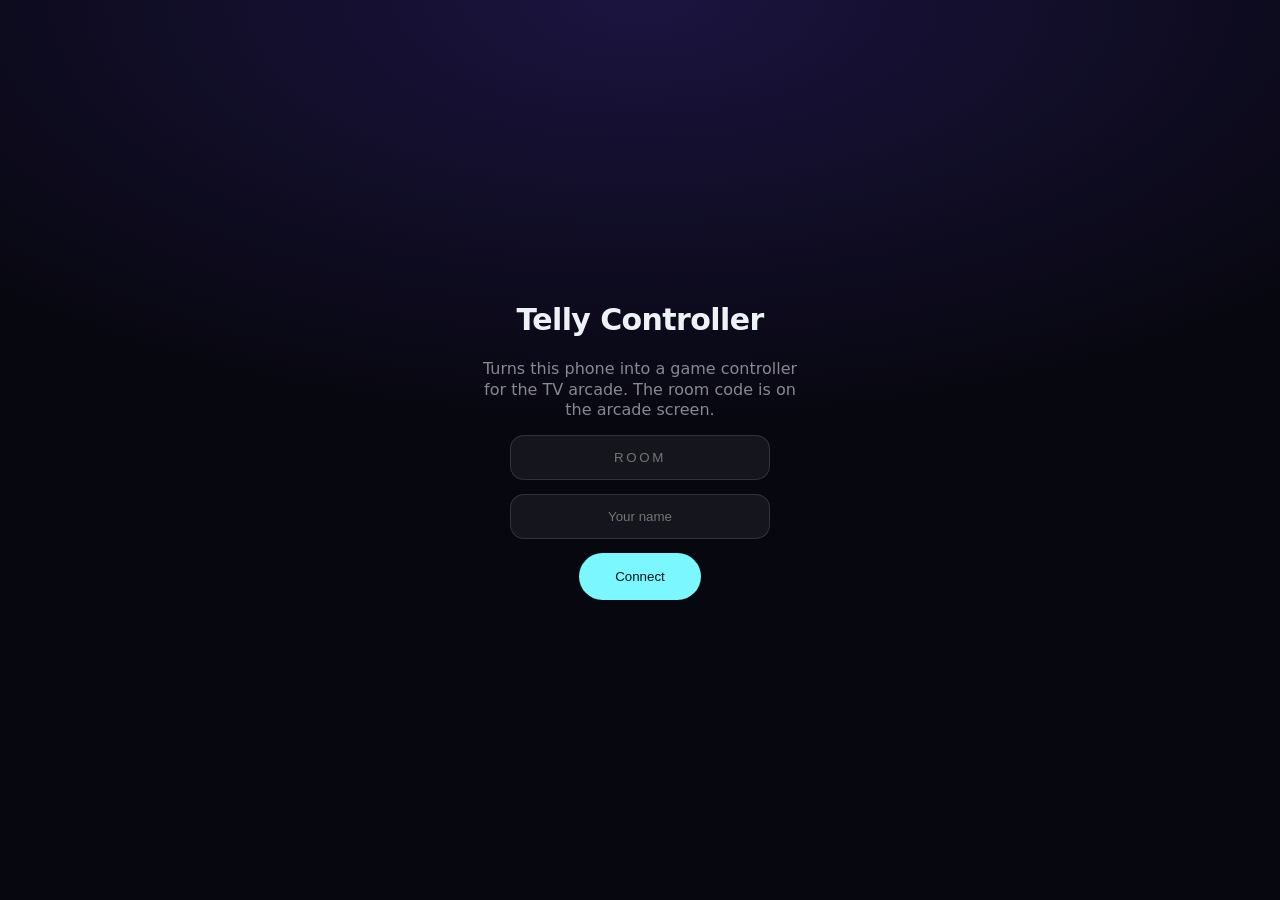
<file: index.html>
<!DOCTYPE html>
<html lang="en-AU">
<head>
<meta charset="utf-8">
<meta name="viewport" content="width=device-width, initial-scale=1, maximum-scale=1, user-scalable=no, viewport-fit=cover">
<meta name="apple-mobile-web-app-capable" content="yes">
<meta name="theme-color" content="#07070f">
<title>Telly Controller</title>
<style>
:root { --bg: #07070f; --fg: #eef2f7; --dim: rgba(238,242,247,.55); --line: rgba(255,255,255,.12); --pc: #7af7ff; }
* { box-sizing: border-box; -webkit-tap-highlight-color: transparent; -webkit-user-select: none; user-select: none; -webkit-touch-callout: none; }
html, body { margin: 0; height: 100%; background: var(--bg); color: var(--fg); font: 16px/1.3 -apple-system, system-ui, "Segoe UI", Roboto, sans-serif; overflow: hidden; touch-action: none; }
body { background: radial-gradient(120% 80% at 50% 0%, #1b1440 0%, #07070f 60%); }
#join { position: fixed; inset: 0; display: flex; flex-direction: column; align-items: center; justify-content: center; padding: 24px; gap: 14px; text-align: center; }
#join h1 { margin: 0 0 6px; font-size: 30px; letter-spacing: -.02em; }
#join p { margin: 0; color: var(--dim); max-width: 320px; }
#join input { width: 260px; max-width: 100%; font: 600 22px/1 inherit; text-align: center; padding: 14px; border-radius: 14px; border: 1px solid var(--line); background: rgba(255,255,255,.06); color: var(--fg); text-transform: uppercase; letter-spacing: .2em; }
#join input#name { text-transform: none; letter-spacing: 0; }
#join button { font: 700 18px/1 inherit; padding: 16px 36px; border-radius: 999px; border: 0; background: var(--pc); color: #04121a; }
#pad { position: fixed; inset: 0; display: none; }
#bar { position: absolute; left: 0; right: 0; top: 0; padding: max(10px, env(safe-area-inset-top)) 16px 0; display: flex; align-items: center; gap: 10px; }
#bar .st { flex: 1; font-size: 13px; color: var(--dim); white-space: nowrap; overflow: hidden; text-overflow: ellipsis; }
#bar .st i { display: inline-block; width: 8px; height: 8px; border-radius: 50%; background: #f5b84a; margin-right: 6px; }
#bar .st.ok i { background: #57f0a0; }
.sm { font: 700 13px/1 inherit; letter-spacing: .08em; color: var(--fg); background: rgba(255,255,255,.08); border: 1px solid var(--line); border-radius: 999px; padding: 10px 14px; }
.sm.on, .b.on { background: var(--pc); color: #04121a; transform: scale(.94); }
#dpad { position: absolute; left: max(18px, env(safe-area-inset-left)); bottom: max(22px, env(safe-area-inset-bottom)); width: 46vmin; height: 46vmin; max-width: 260px; max-height: 260px; }
#dpad .d { position: absolute; width: 36%; height: 36%; border-radius: 18px; background: rgba(255,255,255,.08); border: 1px solid var(--line); display: flex; align-items: center; justify-content: center; font-size: 26px; color: var(--dim); }
#dpad .d.on { background: var(--pc); color: #04121a; }
#dU { left: 32%; top: 0; } #dD { left: 32%; bottom: 0; } #dL { left: 0; top: 32%; } #dR { right: 0; top: 32%; }
#btns { position: absolute; right: max(18px, env(safe-area-inset-right)); bottom: max(22px, env(safe-area-inset-bottom)); width: 46vmin; height: 46vmin; max-width: 260px; max-height: 260px; }
.b { position: absolute; width: 38%; height: 38%; border-radius: 50%; display: flex; flex-direction: column; align-items: center; justify-content: center; font: 800 26px/1 inherit; border: 2px solid; background: rgba(255,255,255,.04); }
.b small { font: 600 10px/1.1 inherit; letter-spacing: .06em; opacity: .7; margin-top: 3px; }
#bA { left: 31%; bottom: 0; color: #57f0a0; border-color: #57f0a0; } #bB { right: 0; top: 31%; color: #ff5c8a; border-color: #ff5c8a; }
#bX { left: 0; top: 31%; color: #5ec8ff; border-color: #5ec8ff; } #bY { left: 31%; top: 0; color: #ffc94a; border-color: #ffc94a; }
.b.on { border-color: transparent; }
.b.big { width: 50%; height: 50%; font-size: 22px; letter-spacing: .04em; box-shadow: 0 0 24px currentColor inset; }
#bX.big { left: -8%; top: 25%; }
/* quiz show: four big answer buttons, same colours as on the TV */
#qz4 { display: none; position: absolute; left: max(14px, env(safe-area-inset-left)); right: max(14px, env(safe-area-inset-right)); top: 64px; bottom: max(16px, env(safe-area-inset-bottom)); }
#pad.quiz #dpad, #pad.quiz #btns, #pad.quiz #mid, #pad.quiz .sm[data-a="LB"] { display: none; } #pad.quiz #qz4 { display: grid; grid-template-columns: 1fr 1fr; grid-template-rows: 1fr 1fr; gap: 14px; }
#qz4 .q { border-radius: 26px; display: flex; align-items: center; justify-content: center; font-size: 76px; font-weight: 900; line-height: 1; color: #06121a; box-shadow: inset 0 -10px 0 rgba(0,0,0,.22); }
#qz4 .q.on { transform: scale(.95); box-shadow: inset 0 0 0 6px #fff, 0 0 40px currentColor; filter: brightness(1.2); }
#qA { background: #25d98f; } #qB { background: #ff3d6e; } #qC { background: #3d8bff; } #qD { background: #ffb52e; }
@media (orientation: portrait) { #pad.quiz #qz4 { grid-template-columns: 1fr; grid-template-rows: repeat(4, 1fr); } }
#mid { position: absolute; left: 50%; top: 50%; transform: translate(-50%, -50%); display: flex; flex-direction: column; gap: 10px; align-items: center; }
#me { font-size: 13px; color: var(--dim); text-align: center; }
#me b { display: block; font-size: 20px; color: var(--pc); }
@media (orientation: portrait) {
  #dpad { bottom: auto; top: 34%; left: 50%; transform: translateX(-50%); width: 62vw; height: 62vw; }
  #btns { width: 62vw; height: 62vw; right: 50%; transform: translateX(50%); }
  #mid { top: 20%; }
}
</style>
</head>
<body>
<div id="join">
  <h1>Telly Controller</h1>
  <p>Turns this phone into a game controller for the TV arcade. The room code is on the arcade screen.</p>
  <input id="room" maxlength="4" placeholder="ROOM" autocomplete="off" autocapitalize="characters">
  <input id="name" maxlength="12" placeholder="Your name" autocomplete="off">
  <button id="go">Connect</button>
</div>
<div id="pad">
  <div id="bar"><span class="st" id="st"><i></i>Connecting…</span><span class="sm" data-a="LB">HOLD</span><span class="sm" data-a="START">PAUSE</span><span class="sm" data-a="BACK">BACK</span></div>
  <div id="mid"><div id="me"></div></div>
  <div id="dpad"><div class="d" id="dU" data-a="U">▲</div><div class="d" id="dL" data-a="L">◀</div><div class="d" id="dR" data-a="R">▶</div><div class="d" id="dD" data-a="D">▼</div></div>
  <div id="qz4"><div class="q" id="qA" data-a="A">A</div><div class="q" id="qB" data-a="B">B</div><div class="q" id="qC" data-a="X">C</div><div class="q" id="qD" data-a="Y">D</div></div>
  <div id="btns"><div class="b" id="bY" data-a="Y">Y<small>POWER</small></div><div class="b" id="bX" data-a="X">X</div><div class="b" id="bB" data-a="B">B</div><div class="b" id="bA" data-a="A">A<small>OK</small></div></div>
</div>
<script>
(function () {
  var bq = /[?&]b=([^&]+)/.exec(location.search), BROKER = bq ? decodeURIComponent(bq[1]) : 'wss://broker.hivemq.com:8884/mqtt';
  var $ = function (id) { return document.getElementById(id); };
  function get(k) { try { return localStorage.getItem(k) || ''; } catch (e) { return ''; } }
  function put(k, v) { try { localStorage.setItem(k, v); } catch (e) { } }
  var id = get('tc.id') || ('p' + Math.random().toString(36).slice(2, 10)); put('tc.id', id);
  var q = /[?&]r=([A-Za-z0-9]{4})/.exec(location.search), room = (q ? q[1] : get('tc.room')).toUpperCase(), name = get('tc.name');
  // The TV's secret key comes in the QR link after the # (browsers never send that part anywhere). Every press is
  // signed with it, so nobody else on the public broker can pretend to be this phone. Typed a code instead? It still
  // works, the TV just asks each time.
  var kq = /[#&]k=([A-Za-z0-9]{12,40})/.exec(location.hash || '');
  if (kq && room) { put('tc.k.' + room, kq[1]); try { history.replaceState(null, '', location.pathname + location.search); } catch (e) { } }
  var lastQ = 0;
  $('room').value = room; $('name').value = name;
  var ws = null, live = false, heard = 0, retry = 0;
  // tiny MQTT 3.1.1 client, QoS 0
  function utf8(s) { return Array.prototype.slice.call(new TextEncoder().encode(s)); }
  function str(s) { var b = utf8(s); return [b.length >> 8, b.length & 255].concat(b); }
  function len(n) { var o = []; do { var d = n % 128; n = Math.floor(n / 128); if (n > 0) d |= 128; o.push(d); } while (n > 0); return o; }
  function pkt(t, body) { return new Uint8Array([t].concat(len(body.length)).concat(body)); }
  function send(u) { if (ws && ws.readyState === 1) ws.send(u); }
  function pub(obj) {
    obj.id = id; if (obj.a === 'HI') obj.n = name;   // the name only goes with the hello, not with every press
    var key = get('tc.k.' + room);
    if (key) { obj.q = lastQ = Math.max(lastQ + 1, Date.now()); obj.h = hmacHex(key, [obj.id, obj.q, obj.a, obj.d ? 1 : 0, obj.n || ''].join('|')); }
    send(pkt(0x30, str('tellyarc/' + room + '/c').concat(utf8(JSON.stringify(obj)))));
  }
  // SHA-256 / HMAC, the same few lines the TV uses to check
  var SHK = [], SHH = [];
  (function () { var n = 2, c = 0; while (c < 64) { var pr = true; for (var d = 2; d * d <= n; d++) if (n % d === 0) { pr = false; break; } if (pr) { if (c < 8) SHH.push((Math.pow(n, 1 / 2) % 1) * 4294967296 | 0); SHK.push((Math.pow(n, 1 / 3) % 1) * 4294967296 | 0); c++; } n++; } })();
  function sha256(m) {
    var H = SHH.slice(), l = m.length * 8, w = [], i, o;
    m = m.slice(); m.push(0x80); while (m.length % 64 !== 56) m.push(0);
    m.push(0, 0, 0, 0, (l >>> 24) & 255, (l >>> 16) & 255, (l >>> 8) & 255, l & 255);
    for (o = 0; o < m.length; o += 64) {
      for (i = 0; i < 16; i++) w[i] = (m[o + 4 * i] << 24) | (m[o + 4 * i + 1] << 16) | (m[o + 4 * i + 2] << 8) | m[o + 4 * i + 3];
      for (i = 16; i < 64; i++) { var x = w[i - 15], y = w[i - 2]; w[i] = (w[i - 16] + (((x >>> 7) | (x << 25)) ^ ((x >>> 18) | (x << 14)) ^ (x >>> 3)) + w[i - 7] + (((y >>> 17) | (y << 15)) ^ ((y >>> 19) | (y << 13)) ^ (y >>> 10))) | 0; }
      var a = H[0], b = H[1], c = H[2], d = H[3], e = H[4], f = H[5], g = H[6], h = H[7];
      for (i = 0; i < 64; i++) {
        var t1 = (h + (((e >>> 6) | (e << 26)) ^ ((e >>> 11) | (e << 21)) ^ ((e >>> 25) | (e << 7))) + ((e & f) ^ (~e & g)) + SHK[i] + w[i]) | 0;
        var t2 = ((((a >>> 2) | (a << 30)) ^ ((a >>> 13) | (a << 19)) ^ ((a >>> 22) | (a << 10))) + ((a & b) ^ (a & c) ^ (b & c))) | 0;
        h = g; g = f; f = e; e = (d + t1) | 0; d = c; c = b; b = a; a = (t1 + t2) | 0;
      }
      H[0] = (H[0] + a) | 0; H[1] = (H[1] + b) | 0; H[2] = (H[2] + c) | 0; H[3] = (H[3] + d) | 0; H[4] = (H[4] + e) | 0; H[5] = (H[5] + f) | 0; H[6] = (H[6] + g) | 0; H[7] = (H[7] + h) | 0;
    }
    var out = []; for (i = 0; i < 8; i++) out.push((H[i] >>> 24) & 255, (H[i] >>> 16) & 255, (H[i] >>> 8) & 255, H[i] & 255);
    return out;
  }
  function hmacHex(k, msg) {
    var kb = utf8(k), ip = [], op = [], i; if (kb.length > 64) kb = sha256(kb);
    for (i = 0; i < 64; i++) { ip.push((kb[i] || 0) ^ 0x36); op.push((kb[i] || 0) ^ 0x5c); }
    var r = sha256(op.concat(sha256(ip.concat(utf8(msg))))), hx = '';
    for (i = 0; i < 8; i++) hx += (r[i] < 16 ? '0' : '') + r[i].toString(16);
    return hx;
  }
  var buf = [];
  function onData(ab) {
    var b = new Uint8Array(ab); for (var i = 0; i < b.length; i++) buf.push(b[i]);
    while (buf.length >= 2) {
      var mul = 1, n = 0, k = 1, by; do { if (k >= buf.length) return; by = buf[k++]; n += (by & 127) * mul; mul *= 128; } while (by & 128);
      if (n > 4096) { buf = []; return; }   // nothing the TV sends is this big
      if (buf.length < k + n) return;
      var first = buf[0], body = buf.slice(k, k + n); buf = buf.slice(k + n);
      if ((first & 0xF0) === 0x20) { live = true; retry = 0; send(pkt(0x82, [0, 1].concat(str('tellyarc/' + room + '/t')).concat([0]))); pub({ a: 'HI' }); status(); }
      else if ((first & 0xF0) === 0x30) {
        var tl = (body[0] << 8) | body[1], off = 2 + tl + (((first >> 1) & 3) ? 2 : 0);
        try { var m = JSON.parse(new TextDecoder().decode(new Uint8Array(body.slice(off)))); if (m.to === id) { if (m.wait) waitTV = Date.now(); else heard = Date.now(); if (m.lay) labels(m.lay); status(); } } catch (e) { }
      }
    }
  }
  function connect() {
    try { ws = new WebSocket(BROKER, ['mqtt']); } catch (e) { return later(); }
    ws.binaryType = 'arraybuffer'; buf = [];
    ws.onopen = function () { send(pkt(0x10, str('MQTT').concat([4, 2, 0, 60]).concat(str('ph-' + id + '-' + Math.floor(Math.random() * 1e5))))); };
    ws.onmessage = function (e) { onData(e.data); };
    ws.onclose = function () { ws = null; live = false; status(); later(); };
  }
  function later() { retry = Math.min(retry + 1, 5); setTimeout(connect, 600 * retry); }
  setInterval(function () { if (live) { send(new Uint8Array([0xC0, 0])); pub({ a: 'HI' }); } status(); }, 5000);
  var waitTV = 0, BASE = { A: 'A<small>OK</small>', B: 'B', X: 'X', Y: 'Y<small>POWER</small>' }, lastLay = '';
  // the game on the TV names the buttons; a DROP button grows big so it is easy to hit on purpose
  function labels(l) {
    var key = JSON.stringify(l); if (key === lastLay) return; lastLay = key;
    $('pad').classList.toggle('quiz', l.mode === 'quiz');
    ['A', 'B', 'X', 'Y'].forEach(function (k) {
      var el = $('b' + k), t = l[k]; if (!el) return;
      t = typeof t === 'string' ? t.replace(/[<>&"]/g, '').slice(0, 10) : '';
      el.innerHTML = t ? (t === 'DROP' ? 'DROP' : k + '<small>' + t + '</small>') : BASE[k];
      el.classList.toggle('big', t === 'DROP');
    });
    var h = document.querySelector('.sm[data-a="LB"]'); if (h) h.textContent = typeof l.LB === 'string' ? l.LB.slice(0, 10) : 'HOLD';
  }
  function status() {
    var tv = live && Date.now() - heard < 12000, wt = live && !tv && Date.now() - waitTV < 12000, el = $('st');
    el.className = 'st' + (tv ? ' ok' : ''); el.innerHTML = '<i></i>' + (tv ? 'Connected to the TV · room ' + room : wt ? 'Ask someone at the TV to press OK to let you in' : live ? 'Waiting for the TV (open the arcade) · ' + room : 'Connecting…');
    $('me').innerHTML = '<b>' + (name || 'Player').replace(/[<>&"]/g, '') + '</b>Press A to join a game';
  }
  // buttons: multi-touch, each finger tracked separately
  var held = {}, owner = {};
  function press(a, on) {
    if (!!held[a] === on) return; held[a] = on;
    var els = document.querySelectorAll('[data-a="' + a + '"]'); for (var i = 0; i < els.length; i++) els[i].classList.toggle('on', on);
    if (on && navigator.vibrate) navigator.vibrate(8);
    pub({ a: a, d: on ? 1 : 0 });
  }
  function hit(x, y) { var el = document.elementFromPoint(x, y); while (el && el !== document.body && !el.getAttribute('data-a')) el = el.parentNode; return el && el.getAttribute ? el.getAttribute('data-a') : null; }
  function move(e) {
    e.preventDefault();
    for (var i = 0; i < e.changedTouches.length; i++) {
      var t = e.changedTouches[i], a = e.type === 'touchend' || e.type === 'touchcancel' ? null : hit(t.clientX, t.clientY), was = owner[t.identifier];
      if (was && was !== a) { var still = false; for (var k in owner) if (k != t.identifier && owner[k] === was) still = true; if (!still) press(was, false); }
      if (a) { owner[t.identifier] = a; press(a, true); } else delete owner[t.identifier];
    }
  }
  var pad = $('pad');
  ['touchstart', 'touchmove', 'touchend', 'touchcancel'].forEach(function (n) { pad.addEventListener(n, move, { passive: false }); });
  // mouse fallback (desktop testing)
  pad.addEventListener('mousedown', function (e) { var a = hit(e.clientX, e.clientY); if (a) { press(a, true); var up = function () { press(a, false); removeEventListener('mouseup', up); }; addEventListener('mouseup', up); } });
  function start() {
    room = $('room').value.toUpperCase().replace(/[^A-Z0-9]/g, ''); name = $('name').value.trim().slice(0, 12);
    if (room.length !== 4) { $('room').focus(); return; }
    put('tc.room', room); put('tc.name', name);
    $('join').style.display = 'none'; pad.style.display = 'block';
    try { if (document.documentElement.requestFullscreen) document.documentElement.requestFullscreen().catch(function () { }); } catch (e) { }
    status(); connect();
  }
  $('go').onclick = start;
  if (room && name) { $('go').textContent = 'Connect as ' + name; }
  window.addEventListener('pagehide', function () { pub({ a: 'BYE' }); });
})();
</script>
</body>
</html>
</file>
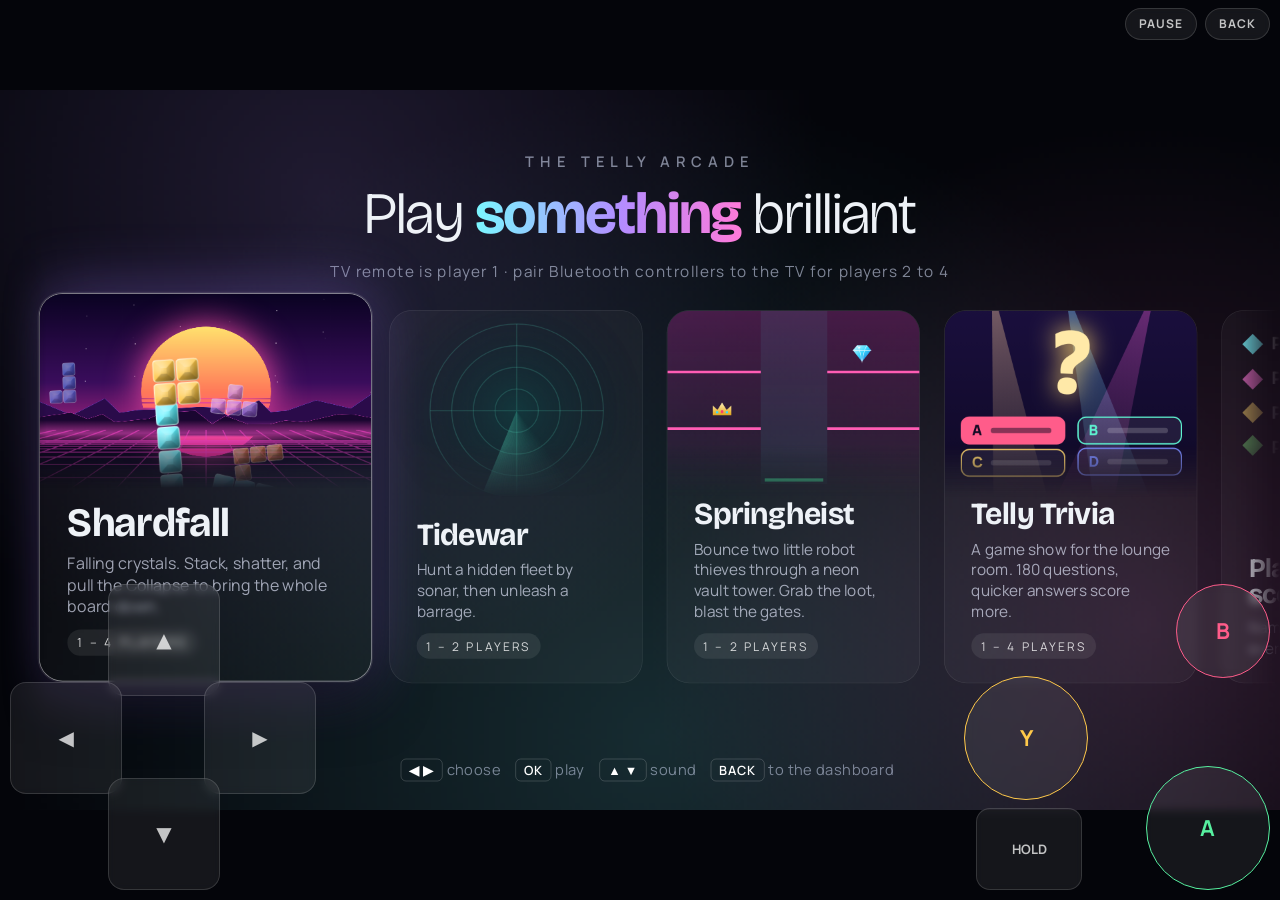
<file: play.html>
<!DOCTYPE html>
<html lang="en-AU">
<head>
<meta charset="utf-8">
<meta name="viewport" content="width=device-width, initial-scale=1, maximum-scale=1, user-scalable=no, viewport-fit=cover">
<meta name="apple-mobile-web-app-capable" content="yes">
<meta name="mobile-web-app-capable" content="yes">
<meta name="theme-color" content="#04050a">
<title>Telly Arcade</title>
<link rel="stylesheet" href="https://fonts.googleapis.com/css2?family=Bricolage+Grotesque:opsz,wght@12..96,200..700&family=Manrope:wght@300;400;500;600;700;800&display=swap">
<link rel="stylesheet" href="games/arcade.css">
<link rel="stylesheet" href="games/quiz.css">
<style>
* { -webkit-tap-highlight-color: transparent; -webkit-user-select: none; user-select: none; -webkit-touch-callout: none; }
html, body { margin: 0; height: 100%; background: #04050a; overflow: hidden; touch-action: none; }
#stage { position: absolute; left: 50%; top: 50%; width: 1920px; height: 1080px; margin: -540px 0 0 -960px; transform-origin: 50% 50%; overflow: hidden; background: #04050a; }
#arcade #ar-phone { display: none; }
#tc { position: fixed; inset: 0; pointer-events: none; z-index: 10; }
#tc .z { position: absolute; pointer-events: auto; }
.k { position: absolute; display: flex; align-items: center; justify-content: center; color: rgba(255,255,255,.75); font: 700 20px/1 Manrope, system-ui, sans-serif; border-radius: 16px; background: rgba(255,255,255,.07); border: 1px solid rgba(255,255,255,.14); backdrop-filter: blur(4px); -webkit-backdrop-filter: blur(4px); }
.k.on { background: rgba(122,247,255,.85); color: #04121a; }
#dp { left: max(10px, env(safe-area-inset-left)); bottom: max(10px, env(safe-area-inset-bottom)); width: 34vmin; height: 34vmin; }
#dp .k { width: 36%; height: 36%; }
#kU { left: 32%; top: 0; } #kD { left: 32%; bottom: 0; } #kL { left: 0; top: 32%; } #kR { right: 0; top: 32%; }
#ab { right: max(10px, env(safe-area-inset-right)); bottom: max(10px, env(safe-area-inset-bottom)); width: 34vmin; height: 34vmin; }
#ab .k { width: 40%; height: 40%; border-radius: 50%; font-size: 22px; }
#kA { right: 0; bottom: 0; color: #57f0a0; border-color: #57f0a0; } #kB { right: 0; top: 0; color: #ff5c8a; border-color: #ff5c8a; width: 30% !important; height: 30% !important; }
#kY { left: 0; top: 30%; color: #ffc94a; border-color: #ffc94a; } #kH { left: 4%; bottom: 0; width: 34% !important; height: 26% !important; border-radius: 14px !important; font-size: 13px !important; }
#top { right: max(10px, env(safe-area-inset-right)); top: max(8px, env(safe-area-inset-top)); display: flex; gap: 8px; }
#top .k { position: static; padding: 9px 13px; font-size: 12px; letter-spacing: .08em; border-radius: 999px; }
#turn { position: fixed; inset: 0; display: none; align-items: center; justify-content: center; flex-direction: column; gap: 14px; background: #04050a; color: #eef2f7; font: 600 20px/1.3 Manrope, system-ui, sans-serif; z-index: 20; text-align: center; padding: 30px; }
#turn b { font: 700 34px/1.1 'Bricolage Grotesque', system-ui, sans-serif; }
@media (orientation: portrait) { #turn { display: flex; } }
</style>
</head>
<body>
<div id="stage"></div>
<div id="tc">
  <div class="z" id="top"><span class="k" data-a="START">PAUSE</span><span class="k" data-a="BACK">BACK</span></div>
  <div class="z" id="dp"><span class="k" id="kU" data-a="U">▲</span><span class="k" id="kL" data-a="L">◀</span><span class="k" id="kR" data-a="R">▶</span><span class="k" id="kD" data-a="D">▼</span></div>
  <div class="z" id="ab"><span class="k" id="kY" data-a="Y">Y</span><span class="k" id="kB" data-a="B">B</span><span class="k" id="kA" data-a="A">A</span><span class="k" id="kH" data-a="LB">HOLD</span></div>
</div>
<div id="turn"><b>Turn your phone sideways</b>The arcade plays in landscape.</div>
<script>window.DASH_SETTINGS = { games: { noPhoto: true } };</script>
<script src="games/arcade.js"></script>
<script src="games/shardfall.js"></script>
<script src="games/tidewar.js"></script>
<script src="games/bounce.js"></script>
<script src="games/quiz-questions.js"></script>
<script src="games/quiz.js"></script>
<script>
(function () {
  var st = document.getElementById('stage');
  function fit() { var s = Math.min(innerWidth / 1920, innerHeight / 1080); st.style.transform = 'scale(' + s + ')'; }
  fit(); addEventListener('resize', fit);
  // the touch buttons act like one more controller, called "touch"
  var held = ARCADE.phoneHeld.touch = {}, owner = {};
  var downAt = {};
  function press(a, on) {
    if (on) downAt[a] = Date.now();
    else { var age = Date.now() - (downAt[a] || 0); if (age < 90) { setTimeout(function () { if (!owns(a)) press(a, false); }, 90 - age); return; } }
    if (!!held[a] === on) return; if (on) held[a] = true; else delete held[a];
    var els = document.querySelectorAll('[data-a="' + a + '"]'); for (var i = 0; i < els.length; i++) els[i].classList.toggle('on', on);
    if (on && navigator.vibrate) navigator.vibrate(6);
  }
  function owns(a) { for (var k in owner) if (owner[k] === a) return true; return false; }
  function hit(x, y) { var el = document.elementFromPoint(x, y); while (el && el !== document.body && !(el.getAttribute && el.getAttribute('data-a'))) el = el.parentNode; return el && el.getAttribute ? el.getAttribute('data-a') : null; }
  function touch(e) {
    var a0 = ARCADE.audio && ARCADE.audio(); try { if (a0 && a0.state === 'suspended') a0.resume(); } catch (er) { }
    for (var i = 0; i < e.changedTouches.length; i++) {
      var t = e.changedTouches[i], a = (e.type === 'touchend' || e.type === 'touchcancel') ? null : hit(t.clientX, t.clientY), was = owner[t.identifier];
      if (was && was !== a) { var still = false; for (var k in owner) if (k != t.identifier && owner[k] === was) still = true; if (!still) press(was, false); }
      if (a) { owner[t.identifier] = a; press(a, true); } else delete owner[t.identifier];
    }
    if (e.target.closest && e.target.closest('#tc .z')) e.preventDefault();
  }
  ['touchstart', 'touchmove', 'touchend', 'touchcancel'].forEach(function (n) { document.addEventListener(n, touch, { passive: false }); });
  document.addEventListener('mousedown', function (e) { var a = hit(e.clientX, e.clientY); if (a) { press(a, true); var up = function () { press(a, false); removeEventListener('mouseup', up); }; addEventListener('mouseup', up); } });
  // there's no dashboard behind it here, so the arcade simply stays open
  var close0 = ARCADE.close; ARCADE.close = function () { close0(); setTimeout(ARCADE.open, 50); };
  ARCADE.srcLabel = (function (f) { return function (s) { return s === 'touch' ? 'This phone' : f(s); }; })(ARCADE.srcLabel);
  setTimeout(ARCADE.open, 200);
})();
</script>
</body>
</html>
</file>
<file: games/arcade.css>
/* ===== Arcade overlay (Shardfall + Tidewar). Self-contained: everything is under #arcade. ===== */
#arcade { position: absolute; left: 0; top: 0; width: 1920px; height: 1080px; z-index: 50; display: none; overflow: hidden;
  background: #04050a; color: #eef2f7; font-family: Manrope, Arial, sans-serif; -webkit-font-smoothing: antialiased; }
#arcade.open { display: block; }
body.arcade-on #scenes, body.arcade-on #sky, body.arcade-on #corner, body.arcade-on #menu { visibility: hidden; }
#arcade * { box-sizing: border-box; }
#ar-bg { position: absolute; left: 0; top: 0; width: 1920px; height: 1080px; }
#ar-cv { position: absolute; left: 0; top: 0; width: 1920px; height: 1080px; }
#ar-ui { position: absolute; left: 0; top: 0; width: 1920px; height: 1080px; }
.ar-scr { position: absolute; left: 0; top: 0; width: 1920px; height: 1080px; opacity: 0; visibility: hidden;
  -webkit-transition: opacity .45s ease, visibility 0s linear .45s; transition: opacity .45s ease, visibility 0s linear .45s; }
.ar-scr.on { opacity: 1; visibility: visible; -webkit-transition: opacity .45s ease; transition: opacity .45s ease; }
.ar-h { font-family: 'Bricolage Grotesque', Manrope, sans-serif; letter-spacing: -.02em; }
.ar-eyebrow { font-size: 22px; letter-spacing: .42em; text-transform: uppercase; color: rgba(220,230,255,.55); font-weight: 600; }
.ar-hints { position: absolute; left: 0; right: 0; bottom: 46px; text-align: center; font-size: 22px; color: rgba(220,230,255,.5); letter-spacing: .04em; }
.ar-hints b { color: #fff; font-weight: 600; padding: 3px 12px; border: 1px solid rgba(255,255,255,.25); border-radius: 8px; margin: 0 6px 0 22px; font-size: 19px; }

/* ---------- home ---------- */
#ar-home .ar-top { position: absolute; left: 0; right: 0; top: 92px; text-align: center; }
#ar-home .ar-title { font-size: 88px; font-weight: 300; margin-top: 10px; }
#ar-home .ar-title i { font-style: normal; font-weight: 700; background: -webkit-linear-gradient(0deg, #7af7ff, #b48cff 55%, #ff7ad9); -webkit-background-clip: text; color: transparent; }
.ar-cards { position: absolute; left: 0; top: 330px; display: -webkit-box; display: -webkit-flex; display: flex; -webkit-transition: -webkit-transform .45s cubic-bezier(.2,.8,.2,1); transition: transform .45s cubic-bezier(.2,.8,.2,1); }
#ar-home { -webkit-mask-image: linear-gradient(90deg, transparent 0, #000 70px, #000 1850px, transparent 1920px); mask-image: linear-gradient(90deg, transparent 0, #000 70px, #000 1850px, transparent 1920px); }
.ar-card { -webkit-flex-shrink: 0; flex-shrink: 0; }
.ar-card { position: relative; width: 520px; height: 560px; margin: 0 18px; border-radius: 34px; overflow: hidden;
  background: rgba(255,255,255,.035); border: 1px solid rgba(255,255,255,.09);
  -webkit-transition: -webkit-transform .35s cubic-bezier(.2,.8,.2,1), border-color .3s, box-shadow .35s; transition: transform .35s cubic-bezier(.2,.8,.2,1), border-color .3s, box-shadow .35s; }
.ar-card canvas { position: absolute; left: 0; top: 0; width: 520px; height: 560px; }
.ar-card .ar-cap { position: absolute; left: 40px; right: 40px; bottom: 36px; }
.ar-card .ar-name { font-size: 58px; font-weight: 700; line-height: 1; }
.ar-card .ar-desc { font-size: 23px; color: rgba(230,236,255,.66); margin-top: 14px; line-height: 1.35; }
.ar-card .ar-tag { display: inline-block; margin-top: 18px; font-size: 18px; letter-spacing: .2em; text-transform: uppercase; color: rgba(255,255,255,.8); padding: 7px 14px; border-radius: 999px; background: rgba(255,255,255,.08); }
.ar-card.sel { -webkit-transform: translateY(-14px) scale(1.04); transform: translateY(-14px) scale(1.04); border-color: rgba(255,255,255,.55); box-shadow: 0 30px 80px rgba(0,0,0,.6), 0 0 0 2px rgba(255,255,255,.12), 0 0 90px var(--glow, rgba(122,247,255,.25)); }
.ar-card.sm { width: 400px; }
.ar-card.sm canvas { width: 400px; }

/* ---------- lobbies ---------- */
.ar-lob-top { position: absolute; left: 0; right: 0; top: 80px; text-align: center; }
.ar-lob-top .ar-title { font-size: 74px; font-weight: 700; margin-top: 8px; }
.ar-seats { position: absolute; left: 0; right: 0; top: 300px; display: -webkit-box; display: -webkit-flex; display: flex; -webkit-box-pack: center; -webkit-justify-content: center; justify-content: center; }
.ar-seat { width: 390px; height: 520px; margin: 0 16px; border-radius: 30px; border: 2px dashed rgba(255,255,255,.14); position: relative; text-align: center;
  background: rgba(255,255,255,.02); -webkit-transition: all .3s; transition: all .3s; }
.ar-seat .ar-sn { position: absolute; top: 30px; left: 0; right: 0; font-size: 20px; letter-spacing: .34em; color: rgba(255,255,255,.4); font-weight: 600; }
.ar-seat .ar-join { position: absolute; top: 210px; left: 20px; right: 20px; font-size: 26px; color: rgba(255,255,255,.42); line-height: 1.5; }
.ar-seat .ar-av { width: 150px; height: 150px; border-radius: 44px; margin: 92px auto 0; position: relative; display: none;
  -webkit-transform: rotate(45deg); transform: rotate(45deg); }
.ar-seat .ar-av span { position: absolute; left: 0; right: 0; top: 50%; margin-top: -40px; font: 700 70px/80px 'Bricolage Grotesque', sans-serif; color: #050608; -webkit-transform: rotate(-45deg); transform: rotate(-45deg); }
.ar-seat .ar-pn { font: 700 46px/1.1 'Bricolage Grotesque', sans-serif; margin-top: 46px; display: none; }
.ar-seat .ar-pn em { font-style: normal; color: rgba(255,255,255,.35); font-weight: 300; padding: 0 14px; }
.ar-seat .ar-ps { font-size: 22px; color: rgba(255,255,255,.55); margin-top: 12px; display: none; }
.ar-seat .ar-ctl { position: absolute; bottom: 92px; left: 0; right: 0; font-size: 19px; color: rgba(255,255,255,.4); letter-spacing: .1em; display: none; }
.ar-seat .ar-rd { position: absolute; bottom: 30px; left: 40px; right: 40px; height: 50px; line-height: 50px; border-radius: 999px; font-size: 21px; font-weight: 700; letter-spacing: .25em;
  background: rgba(255,255,255,.07); color: rgba(255,255,255,.55); display: none; }
.ar-seat.in { border-style: solid; border-color: var(--pc); background: rgba(255,255,255,.04); box-shadow: 0 0 60px -10px var(--pc) inset; }
.ar-seat.in .ar-join { display: none; }
.ar-seat.in .ar-av, .ar-seat.in .ar-pn, .ar-seat.in .ar-ps, .ar-seat.in .ar-ctl, .ar-seat.in .ar-rd { display: block; }
.ar-seat.ready .ar-rd { background: var(--pc); color: #050608; }
.ar-seat.ready { -webkit-transform: translateY(-10px); transform: translateY(-10px); }
.ar-count { position: absolute; left: 0; right: 0; top: 860px; text-align: center; font-size: 30px; color: rgba(255,255,255,.75); }
.ar-count b { font: 700 46px 'Bricolage Grotesque', sans-serif; color: #fff; padding: 0 10px; }

/* option rows (Tidewar setup, players screen) */
.ar-opts { position: absolute; left: 560px; width: 800px; top: 300px; }
.ar-opt { height: 96px; border-radius: 24px; padding: 0 40px; margin-bottom: 16px; display: -webkit-box; display: -webkit-flex; display: flex; -webkit-box-align: center; -webkit-align-items: center; align-items: center;
  background: rgba(255,255,255,.035); border: 1px solid rgba(255,255,255,.07); font-size: 30px; -webkit-transition: all .25s; transition: all .25s; }
.ar-opt .ar-ol { -webkit-box-flex: 1; -webkit-flex: 1; flex: 1; color: rgba(255,255,255,.7); }
.ar-opt .ar-ov { font-weight: 700; font-family: 'Bricolage Grotesque', sans-serif; font-size: 34px; }
.ar-opt .ar-ov em { font-style: normal; color: rgba(255,255,255,.3); font-weight: 300; padding: 0 12px; }
.ar-opt.sel { background: rgba(255,255,255,.1); border-color: rgba(255,255,255,.45); -webkit-transform: scale(1.03); transform: scale(1.03); }
.ar-opt.sel .ar-ol { color: #fff; }
.ar-opt.go { -webkit-box-pack: center; -webkit-justify-content: center; justify-content: center; font-weight: 700; letter-spacing: .3em; font-size: 26px; background: rgba(90,220,255,.12); }
.ar-opt.go.sel { background: #7af7ff; color: #041016; }

/* ---------- players & scores ---------- */
#ar-players .ar-plist { position: absolute; left: 160px; right: 160px; top: 270px; }
.ar-prow { height: 92px; border-radius: 22px; margin-bottom: 12px; padding: 0 34px; display: -webkit-box; display: -webkit-flex; display: flex; -webkit-box-align: center; -webkit-align-items: center; align-items: center;
  background: rgba(255,255,255,.03); border: 1px solid rgba(255,255,255,.06); font-size: 26px; -webkit-transition: all .2s; transition: all .2s; }
.ar-prow.sel { background: rgba(255,255,255,.1); border-color: rgba(255,255,255,.4); }
.ar-prow .ar-dot { width: 34px; height: 34px; border-radius: 10px; -webkit-transform: rotate(45deg); transform: rotate(45deg); margin-right: 30px; }
.ar-prow .ar-pnm { width: 380px; font: 700 34px 'Bricolage Grotesque', sans-serif; }
.ar-prow .ar-st { width: 250px; color: rgba(255,255,255,.55); font-size: 20px; letter-spacing: .06em; }
.ar-prow .ar-st b { display: block; color: #fff; font: 700 30px 'Bricolage Grotesque', sans-serif; letter-spacing: 0; }
.ar-prow.add { -webkit-box-pack: center; -webkit-justify-content: center; justify-content: center; color: rgba(255,255,255,.6); letter-spacing: .2em; font-size: 22px; font-weight: 700; }
.ar-prow.head { background: none; border: none; height: 40px; font-size: 17px; letter-spacing: .25em; color: rgba(255,255,255,.38); text-transform: uppercase; }
.ar-prow.head .ar-st { color: rgba(255,255,255,.38); font-size: 17px; }

/* ---------- modal (pause, results, rename, handover) ---------- */
#ar-modal { position: absolute; left: 0; top: 0; width: 1920px; height: 1080px; background: rgba(3,4,8,.72); display: none; }
#ar-modal.on { display: block; }
.ar-box { position: absolute; left: 50%; top: 50%; width: 900px; margin-left: -450px; -webkit-transform: translateY(-50%); transform: translateY(-50%);
  padding: 60px 70px; border-radius: 40px; background: rgba(14,16,26,.9); border: 1px solid rgba(255,255,255,.12); text-align: center; box-shadow: 0 40px 140px rgba(0,0,0,.7); }
.ar-box .ar-title { font: 700 70px/1 'Bricolage Grotesque', sans-serif; margin: 14px 0 28px; }
.ar-box .ar-sub { font-size: 26px; color: rgba(255,255,255,.62); line-height: 1.5; margin-bottom: 30px; }
.ar-box .ar-opt { margin-left: 60px; margin-right: 60px; }
.ar-res { text-align: left; margin: 0 0 34px; }
.ar-res .ar-rr { display: -webkit-box; display: -webkit-flex; display: flex; -webkit-box-align: center; -webkit-align-items: center; align-items: center; height: 84px; border-bottom: 1px solid rgba(255,255,255,.07); font-size: 28px; }
.ar-res .ar-rk { width: 70px; font: 700 34px 'Bricolage Grotesque', sans-serif; color: rgba(255,255,255,.4); }
.ar-res .ar-rn { -webkit-box-flex: 1; -webkit-flex: 1; flex: 1; font: 700 36px 'Bricolage Grotesque', sans-serif; }
.ar-res .ar-rs { font: 700 38px 'Bricolage Grotesque', sans-serif; }
.ar-res .ar-nb { font-size: 16px; letter-spacing: .2em; font-weight: 800; color: #050608; background: #ffd66e; border-radius: 8px; padding: 4px 10px; margin-left: 16px; vertical-align: middle; }
.ar-res .ar-rx { font-size: 19px; color: rgba(255,255,255,.45); width: 260px; text-align: right; }
.ar-wide { width: 1180px !important; margin-left: -590px !important; }

/* on-screen keyboard */
.ar-kb-name { font: 700 64px/90px 'Bricolage Grotesque', sans-serif; height: 96px; border-bottom: 2px solid rgba(255,255,255,.3); margin: 0 80px 34px; }
.ar-kb-name i { display: inline-block; width: 4px; height: 60px; background: #7af7ff; vertical-align: -8px; margin-left: 4px; -webkit-animation: arblink 1s steps(2) infinite; animation: arblink 1s steps(2) infinite; }
@-webkit-keyframes arblink { 50% { opacity: 0; } } @keyframes arblink { 50% { opacity: 0; } }
.ar-kb-row { white-space: nowrap; }
.ar-kb-k { display: inline-block; width: 76px; height: 76px; line-height: 76px; margin: 5px; border-radius: 18px; background: rgba(255,255,255,.06); font: 700 30px 'Bricolage Grotesque', sans-serif; }
.ar-kb-k.w { width: 250px; font-size: 22px; letter-spacing: .15em; }
.ar-kb-k.sel { background: #fff; color: #050608; -webkit-transform: scale(1.1); transform: scale(1.1); }
.ar-sw { display: inline-block; width: 54px; height: 54px; border-radius: 16px; margin: 0 8px; -webkit-transform: rotate(45deg); transform: rotate(45deg); border: 3px solid transparent; }
.ar-sw.sel { border-color: #fff; -webkit-transform: rotate(45deg) scale(1.25); transform: rotate(45deg) scale(1.25); }

/* toast inside the arcade */
#ar-toast { position: absolute; left: 50%; top: 40px; width: 900px; margin-left: -450px; text-align: center; font-size: 24px; color: #fff; opacity: 0;
  -webkit-transition: opacity .3s; transition: opacity .3s; }
#ar-toast span { background: rgba(20,24,36,.92); border: 1px solid rgba(255,255,255,.15); padding: 14px 28px; border-radius: 999px; }
#ar-toast.on { opacity: 1; }

/* photo avatars */
.ar-seat .ar-av.ph { -webkit-transform: none; transform: none; border-radius: 50%; background-size: cover; background-position: center; border: 5px solid #fff; }
.ar-prow .ar-dot.ph { width: 60px; height: 60px; border-radius: 50%; -webkit-transform: none; transform: none; background-size: cover; background-position: center; border: 3px solid #fff; margin-right: 22px; margin-left: -12px; }
#ar-track { position: absolute; right: 50px; top: 40px; font-size: 20px; color: rgba(255,255,255,.75); opacity: 0; transition: opacity .4s; }
#ar-track.on { opacity: 1; } #ar-track span { color: rgba(255,255,255,.45); } #ar-track i { display: inline-block; width: 10px; height: 10px; border-radius: 50%; background: #1ed760; margin-right: 10px; }

/* phones panel on the arcade home */
#ar-phone { position: absolute; left: 60px; bottom: 30px; display: -webkit-box; display: -webkit-flex; display: flex; -webkit-box-align: center; -webkit-align-items: center; align-items: center; }
#ar-phone canvas { width: 120px; height: 120px; border-radius: 14px; margin-right: 20px; }
#ar-phone b { display: block; font-size: 20px; color: #fff; }
#ar-phone span { display: block; font-size: 17px; color: rgba(255,255,255,.55); margin-top: 4px; }
#ar-phone em { display: block; font-style: normal; font-size: 15px; letter-spacing: .18em; color: rgba(255,255,255,.4); margin-top: 6px; }

/* Spotify DJ now-playing pill over the games */
#ar-np { position: absolute; left: 40px; bottom: 26px; z-index: 6; display: none; align-items: center; gap: 12px; max-width: 640px; padding: 10px 20px 10px 14px; border-radius: 999px; background: rgba(8,8,20,.72); border: 1px solid rgba(30,215,96,.35); font: 600 20px/1.2 Manrope, sans-serif; color: #fff; white-space: nowrap; overflow: hidden; }
#ar-np.on { display: -webkit-flex; display: flex; }
#ar-np i { width: 14px; height: 14px; border-radius: 50%; background: #1ed760; box-shadow: 0 0 12px #1ed760; -webkit-flex-shrink: 0; flex-shrink: 0; }
#ar-np.paused i { background: #777; box-shadow: none; }
#ar-np b { overflow: hidden; text-overflow: ellipsis; }
#ar-np span { color: rgba(255,255,255,.55); font-weight: 500; overflow: hidden; text-overflow: ellipsis; }

/* High effects: soft bloom over the games (games/arcade.js drawBloom) */
#ar-bloom { position: absolute; left: 0; top: 0; width: 480px; height: 270px; -webkit-transform-origin: 0 0; transform-origin: 0 0; -webkit-transform: scale(4); transform: scale(4); -webkit-filter: blur(3px); filter: blur(3px); mix-blend-mode: screen; opacity: .75; pointer-events: none; display: none; }

/* Shardfall stage skies on Light effects: a still picture behind the game canvas */
#ar-sky { position: absolute; left: 0; top: 0; width: 1920px; height: 1080px; background-size: 1920px 1080px; opacity: 0; -webkit-transition: opacity 1.2s; transition: opacity 1.2s; pointer-events: none; }
</file>
<file: games/quiz.css>
/* Telly Trivia: game-show look. Everything sits in a 1920x1080 box owned by the quiz. */
.qz { position: absolute; left: 0; top: 0; width: 1920px; height: 1080px; overflow: hidden; color: #fff;
  font-family: 'Manrope', Arial, sans-serif;
  background: radial-gradient(ellipse 90% 70% at 50% 35%, #2a1066 0%, #140737 45%, #05020f 100%); }
.qz * { box-sizing: border-box; }
.qz-beams { position: absolute; left: 0; top: 0; width: 1920px; height: 1080px; pointer-events: none; }
.qz-beams i { position: absolute; top: -200px; width: 260px; height: 1500px; opacity: 0.22; -webkit-transform-origin: 50% 0; transform-origin: 50% 0;
  background: linear-gradient(180deg, rgba(255,255,255,0.9), rgba(255,255,255,0)); -webkit-filter: blur(18px); filter: blur(18px); }
.qz-beams i:nth-child(1) { left: 180px; background: linear-gradient(180deg, rgba(255,90,170,0.9), rgba(255,90,170,0)); -webkit-animation: qzSweep 9s ease-in-out infinite alternate; animation: qzSweep 9s ease-in-out infinite alternate; }
.qz-beams i:nth-child(2) { left: 640px; background: linear-gradient(180deg, rgba(90,170,255,0.9), rgba(90,170,255,0)); -webkit-animation: qzSweep 11s ease-in-out -3s infinite alternate-reverse; animation: qzSweep 11s ease-in-out -3s infinite alternate-reverse; }
.qz-beams i:nth-child(3) { left: 1060px; background: linear-gradient(180deg, rgba(255,200,80,0.9), rgba(255,200,80,0)); -webkit-animation: qzSweep 10s ease-in-out -5s infinite alternate; animation: qzSweep 10s ease-in-out -5s infinite alternate; }
.qz-beams i:nth-child(4) { left: 1500px; background: linear-gradient(180deg, rgba(120,255,200,0.9), rgba(120,255,200,0)); -webkit-animation: qzSweep 12s ease-in-out -7s infinite alternate-reverse; animation: qzSweep 12s ease-in-out -7s infinite alternate-reverse; }
@-webkit-keyframes qzSweep { from { -webkit-transform: rotate(-24deg); } to { -webkit-transform: rotate(24deg); } }
@keyframes qzSweep { from { transform: rotate(-24deg); } to { transform: rotate(24deg); } }
.qz-floor { position: absolute; left: -10%; right: -10%; bottom: -260px; height: 520px; border-radius: 50%;
  background: radial-gradient(ellipse at 50% 30%, rgba(140,90,255,0.35), rgba(140,90,255,0) 70%); }

.qz-top { position: absolute; left: 80px; right: 80px; top: 48px; height: 60px; }
.qz-logo { float: left; font-family: 'Bricolage Grotesque', Arial, sans-serif; font-weight: 800; font-size: 34px; letter-spacing: 0.08em; color: rgba(255,255,255,0.85); }
.qz-logo b { margin-left: 10px; background: linear-gradient(90deg, #ff4f7b, #ffc83d); -webkit-background-clip: text; background-clip: text; color: transparent; }
.qz-count { float: right; font-size: 28px; font-weight: 600; color: rgba(255,255,255,0.7); letter-spacing: 0.04em; padding-top: 4px; }

/* ---------- lobby ---------- */
.qz-lobby { position: absolute; left: 0; right: 0; top: 150px; text-align: center; }
.qz-lobby h1 { margin: 0; font-family: 'Bricolage Grotesque', Arial, sans-serif; font-weight: 800; font-size: 150px; line-height: 1; letter-spacing: -0.02em;
  text-shadow: 0 0 60px rgba(255,90,170,0.45); }
.qz-lobby h1 span { margin-left: 28px; background: linear-gradient(90deg, #ff4f7b, #ffc83d 60%, #38e8a0); -webkit-background-clip: text; background-clip: text; color: transparent; }
.qz-sub { margin: 18px 0 0; font-size: 30px; color: rgba(255,255,255,0.7); }
.qz-slots { margin: 60px auto 0; width: 1500px; height: 240px; }
.qz-slot { display: inline-block; vertical-align: top; width: 330px; height: 230px; margin: 0 22px 0 0; border-radius: 28px; padding-top: 28px;
  border: 3px dashed rgba(255,255,255,0.22); color: rgba(255,255,255,0.5); -webkit-transition: all .3s; transition: all .3s; }
.qz-slot:last-child { margin-right: 0; }
.qz-slot b { display: block; font-size: 34px; margin-top: 14px; }
.qz-slot span { display: block; font-size: 22px; margin-top: 6px; }
.qz-slot .qz-av { margin: 0 auto; background: rgba(255,255,255,0.1); color: rgba(255,255,255,0.6); }
.qz-slot.on { border: 3px solid var(--c); color: #fff; background: rgba(255,255,255,0.06); box-shadow: 0 0 40px -6px var(--c), inset 0 0 40px -20px var(--c);
  -webkit-animation: qzPop .45s cubic-bezier(.2,1.6,.4,1); animation: qzPop .45s cubic-bezier(.2,1.6,.4,1); }
.qz-slot.on .qz-av { background: var(--c); color: #12062e; }
.qz-slot.on span { color: rgba(255,255,255,0.6); }
.qz-av { width: 90px; height: 90px; border-radius: 50%; font-family: 'Bricolage Grotesque', Arial, sans-serif; font-weight: 800; font-size: 50px; line-height: 90px; text-align: center; }
.qz-menu { margin: 46px auto 0; width: 760px; }
.qz-row { height: 74px; line-height: 74px; margin-bottom: 12px; border-radius: 37px; padding: 0 40px; font-size: 32px; text-align: left; color: rgba(255,255,255,0.75);
  background: rgba(255,255,255,0.06); border: 2px solid rgba(255,255,255,0.08); -webkit-transition: all .2s; transition: all .2s; }
.qz-row em { float: right; font-style: normal; font-weight: 700; color: #fff; }
.qz-row strong { display: block; text-align: center; font-weight: 800; letter-spacing: 0.02em; }
.qz-row.sel { color: #fff; background: rgba(255,255,255,0.16); border-color: #fff; box-shadow: 0 0 34px rgba(255,255,255,0.35); -webkit-transform: scale(1.04); transform: scale(1.04); }
.qz-row.sel strong { color: #12062e; }
.qz-row.sel:last-child { background: linear-gradient(90deg, #ff4f7b, #ffc83d); border-color: transparent; }
.qz-hint { margin-top: 30px; font-size: 24px; color: rgba(255,255,255,0.55); }
.qz-hint b { color: #fff; }

/* ---------- question ---------- */
.qz-cat { position: absolute; left: 50%; top: 140px; width: 600px; margin-left: -300px; height: 76px; border-radius: 38px; text-align: center; line-height: 76px;
  background: rgba(255,255,255,0.1); border: 2px solid rgba(255,255,255,0.2); font-size: 34px; font-weight: 700; letter-spacing: 0.02em; }
.qz-cat-ico { margin-right: 14px; }
.qz-cat.spin { -webkit-filter: blur(0.6px); filter: blur(0.6px); }
.qz-cat.landed { background: linear-gradient(90deg, #ff4f7b, #ffc83d); border-color: transparent; color: #12062e; box-shadow: 0 0 50px rgba(255,140,90,0.55);
  -webkit-animation: qzPop .5s cubic-bezier(.2,1.6,.4,1); animation: qzPop .5s cubic-bezier(.2,1.6,.4,1); }
.qz-turn { position: absolute; left: 0; right: 0; top: 380px; text-align: center; font-family: 'Bricolage Grotesque', Arial, sans-serif; font-size: 96px; font-weight: 800;
  opacity: 0; -webkit-transform: scale(.8); transform: scale(.8); -webkit-transition: all .4s cubic-bezier(.2,1.4,.4,1); transition: all .4s cubic-bezier(.2,1.4,.4,1); }
.qz-turn.show { opacity: 1; -webkit-transform: none; transform: none; }
.qz-q { position: absolute; left: 160px; right: 160px; top: 250px; height: 220px; display: -webkit-box; display: -webkit-flex; display: flex;
  -webkit-box-align: center; -webkit-align-items: center; align-items: center; -webkit-box-pack: center; -webkit-justify-content: center; justify-content: center;
  opacity: 0; -webkit-transform: translateY(30px); transform: translateY(30px); -webkit-transition: all .5s ease; transition: all .5s ease; }
.qz-q.in { opacity: 1; -webkit-transform: none; transform: none; }
.qz-qtext { font-family: 'Bricolage Grotesque', Arial, sans-serif; font-weight: 700; font-size: 70px; line-height: 1.12; text-align: center; letter-spacing: -0.01em;
  text-shadow: 0 4px 30px rgba(0,0,0,0.5); }
.qz-timer { position: absolute; left: 260px; right: 260px; top: 500px; height: 14px; border-radius: 7px; background: rgba(255,255,255,0.12); opacity: 0; -webkit-transition: opacity .3s; transition: opacity .3s; }
.qz-timer.run { opacity: 1; }
.qz-timer i { position: absolute; left: 0; top: 0; bottom: 0; width: 100%; border-radius: 7px; background: linear-gradient(90deg, #38e8a0, #3fa9ff); box-shadow: 0 0 20px rgba(63,169,255,0.7); }
.qz-timer b { position: absolute; right: -90px; top: -24px; width: 70px; font-size: 48px; line-height: 60px; font-weight: 800; text-align: left; font-variant-numeric: tabular-nums; }
.qz-timer.hurry i { background: linear-gradient(90deg, #ff4f7b, #ff9a3d); box-shadow: 0 0 24px rgba(255,79,123,0.9); }
.qz-timer.hurry b { color: #ff6f8f; -webkit-animation: qzBeat 1s infinite; animation: qzBeat 1s infinite; }

.qz-ans { position: absolute; left: 160px; top: 560px; width: 1600px; height: 330px; }
.qz-a { position: relative; float: left; width: 785px; height: 150px; margin: 0 30px 30px 0; border-radius: 26px; padding: 0 30px 0 130px;
  background: rgba(20,10,50,0.75); border: 3px solid rgba(255,255,255,0.14); overflow: hidden;
  display: -webkit-box; display: -webkit-flex; display: flex; -webkit-box-align: center; -webkit-align-items: center; align-items: center;
  opacity: 0; -webkit-transform: translateY(40px) scale(.96); transform: translateY(40px) scale(.96);
  -webkit-transition: background .25s, border-color .25s, box-shadow .25s, opacity .4s, -webkit-transform .25s; transition: background .25s, border-color .25s, box-shadow .25s, opacity .4s, transform .25s; }
.qz-a:nth-child(2n) { margin-right: 0; }
.qz-a.in { opacity: 1; -webkit-transform: none; transform: none; }
.qz-a::before { content: ''; position: absolute; left: 0; top: 0; bottom: 0; width: 12px; background: var(--t); }
.qz-l { position: absolute; left: 36px; top: 50%; margin-top: -36px; width: 72px; height: 72px; border-radius: 50%; background: var(--t); color: #12062e;
  font-family: 'Bricolage Grotesque', Arial, sans-serif; font-weight: 800; font-size: 40px; line-height: 72px; text-align: center; }
.qz-at { font-size: 44px; font-weight: 700; line-height: 1.1; }
.qz-dots { position: absolute; right: 22px; top: 16px; }
.qz-dots i { display: inline-block; width: 26px; height: 26px; border-radius: 50%; margin-left: 8px; border: 3px solid #fff; box-shadow: 0 0 12px rgba(0,0,0,0.5); }
.qz-a.sel { border-color: #fff; background: rgba(60,35,130,0.9); box-shadow: 0 0 40px rgba(255,255,255,0.35), inset 0 0 0 2px #fff; -webkit-transform: scale(1.035); transform: scale(1.035); }
.qz-a.chosen { border-color: var(--t); background: rgba(60,35,130,0.95); box-shadow: 0 0 46px var(--t); }
.qz-a.right { border-color: #38e8a0; background: linear-gradient(90deg, rgba(37,217,143,0.95), rgba(20,150,110,0.95)); box-shadow: 0 0 70px rgba(56,232,160,0.75);
  -webkit-animation: qzPop .5s cubic-bezier(.2,1.6,.4,1); animation: qzPop .5s cubic-bezier(.2,1.6,.4,1); }
.qz-a.right .qz-l { background: #fff; }
.qz-a.wrong { border-color: #ff4f7b; background: rgba(140,20,60,0.9); -webkit-animation: qzShake .45s; animation: qzShake .45s; }
.qz-a.dim { opacity: 0.32; }

/* ---------- players along the bottom ---------- */
.qz-chips { position: absolute; left: 0; right: 0; bottom: 44px; text-align: center; }
.qz-chip { display: inline-block; vertical-align: top; width: 430px; height: 96px; margin: 0 10px; border-radius: 48px; padding: 8px 22px 8px 8px; text-align: left;
  background: rgba(255,255,255,0.08); border: 2px solid rgba(255,255,255,0.12); -webkit-transition: all .3s; transition: all .3s; }
.qz-chip .qz-av { float: left; width: 76px; height: 76px; line-height: 76px; font-size: 40px; background: var(--c); color: #12062e; }
.qz-cn { float: left; margin-left: 16px; padding-top: 10px; width: 164px; }
.qz-cn b { display: block; font-size: 28px; white-space: nowrap; overflow: hidden; }
.qz-cn span { display: block; font-size: 22px; color: rgba(255,255,255,0.65); height: 28px; }
.qz-sc { float: right; width: 130px; text-align: right; font-family: 'Bricolage Grotesque', Arial, sans-serif; font-weight: 800; font-size: 44px; line-height: 80px; font-variant-numeric: tabular-nums; overflow: hidden; }
.qz-chip.act { border-color: var(--c); box-shadow: 0 0 36px -4px var(--c); -webkit-transform: translateY(-8px); transform: translateY(-8px); }
.qz-chip.locked { border-color: var(--c); }
.qz-chip.locked .qz-cn span { color: #fff; }
.qz-chip.good { border-color: #38e8a0; background: rgba(56,232,160,0.16); }
.qz-chip.good .qz-cn span { color: #6fffc4; font-weight: 800; font-size: 26px; }
.qz-chip.bad .qz-cn span { color: #ff8fa8; }

/* ---------- pause and finale ---------- */
.qz-pause { position: absolute; left: 0; top: 0; width: 1920px; height: 1080px; background: rgba(5,2,15,0.82); display: none; text-align: center; }
.qz-pause.show { display: block; }
.qz-pause div { padding-top: 400px; }
.qz-pause h2 { margin: 0; font-family: 'Bricolage Grotesque', Arial, sans-serif; font-size: 110px; font-weight: 800; }
.qz-pause p { font-size: 34px; color: rgba(255,255,255,0.7); }
.qz-pause b { color: #fff; }
.qz-confetti { position: absolute; left: 0; top: 0; width: 1920px; height: 1080px; pointer-events: none; z-index: 2; }
.qz-final { position: absolute; left: 0; right: 0; top: 140px; text-align: center; }
.qz-final h2 { margin: 0; font-family: 'Bricolage Grotesque', Arial, sans-serif; font-size: 120px; font-weight: 800; line-height: 1.05;
  background: linear-gradient(90deg, #ff4f7b, #ffc83d 50%, #38e8a0); -webkit-background-clip: text; background-clip: text; color: transparent;
  -webkit-animation: qzPop .7s cubic-bezier(.2,1.6,.4,1); animation: qzPop .7s cubic-bezier(.2,1.6,.4,1); }
.qz-podium { margin: 48px auto 0; height: 500px; display: -webkit-box; display: -webkit-flex; display: flex; -webkit-box-pack: center; -webkit-justify-content: center; justify-content: center;
  -webkit-box-align: end; -webkit-align-items: flex-end; align-items: flex-end; }
.qz-pod { width: 330px; margin: 0 14px; -webkit-animation: qzRise .8s cubic-bezier(.2,1.3,.4,1) both; animation: qzRise .8s cubic-bezier(.2,1.3,.4,1) both; }
.qz-pod .qz-av { margin: 0 auto; width: 120px; height: 120px; line-height: 120px; font-size: 66px; background: var(--c); color: #12062e; box-shadow: 0 0 40px var(--c); }
.qz-pod b { display: block; font-size: 38px; margin-top: 14px; }
.qz-pod span { display: block; font-family: 'Bricolage Grotesque', Arial, sans-serif; font-size: 54px; font-weight: 800; color: var(--c); }
.qz-step { margin-top: 16px; border-radius: 20px 20px 0 0; background: linear-gradient(180deg, rgba(255,255,255,0.22), rgba(255,255,255,0.05)); border: 2px solid rgba(255,255,255,0.2); border-bottom: 0;
  font-family: 'Bricolage Grotesque', Arial, sans-serif; font-size: 90px; font-weight: 800; color: rgba(255,255,255,0.8); padding-top: 20px; }
.qz-pod.p0 .qz-step { height: 230px; background: linear-gradient(180deg, rgba(255,200,61,0.55), rgba(255,200,61,0.08)); border-color: #ffc83d; }
.qz-pod.p0 { -webkit-animation-delay: .5s; animation-delay: .5s; }
.qz-pod.p1 .qz-step { height: 160px; }
.qz-pod.p2 .qz-step { height: 110px; }
.qz-pod.p3 .qz-step { height: 70px; }
.qz-final .qz-hint { font-size: 30px; }

@-webkit-keyframes qzPop { 0% { -webkit-transform: scale(.7); } 100% { -webkit-transform: scale(1); } }
@keyframes qzPop { 0% { transform: scale(.7); } 100% { transform: scale(1); } }
@-webkit-keyframes qzRise { 0% { opacity: 0; -webkit-transform: translateY(50px); } 100% { opacity: 1; -webkit-transform: none; } }
@keyframes qzRise { 0% { opacity: 0; transform: translateY(50px); } 100% { opacity: 1; transform: none; } }
@-webkit-keyframes qzShake { 0%, 100% { -webkit-transform: none; } 20%, 60% { -webkit-transform: translateX(-14px); } 40%, 80% { -webkit-transform: translateX(14px); } }
@keyframes qzShake { 0%, 100% { transform: none; } 20%, 60% { transform: translateX(-14px); } 40%, 80% { transform: translateX(14px); } }
@-webkit-keyframes qzBeat { 50% { -webkit-transform: scale(1.25); } }
@keyframes qzBeat { 50% { transform: scale(1.25); } }

/* the arcade's shared leaderboard, under the podium */
.qz-board { width: 1200px; margin: 6px auto 0; text-align: left; }
.qz-board:empty { display: none; }

/* when the arcade leaderboard is shown, the podium makes room for it */
.qz-final.qz-wb { top: 104px; }
.qz-wb h2 { font-size: 92px; }
.qz-wb .qz-podium { height: auto; min-height: 300px; margin-top: 26px; }
.qz-wb .qz-pod { width: 300px; }
.qz-wb .qz-pod .qz-av { width: 84px; height: 84px; line-height: 84px; font-size: 46px; }
.qz-wb .qz-pod b { font-size: 30px; margin-top: 10px; }
.qz-wb .qz-pod span { font-size: 40px; }
.qz-wb .qz-pod .qz-step { font-size: 56px; padding-top: 12px; }
.qz-wb .qz-pod.p0 .qz-step { height: 130px; }
.qz-wb .qz-pod.p1 .qz-step { height: 92px; }
.qz-wb .qz-pod.p2 .qz-step { height: 64px; }
.qz-wb .qz-pod.p3 .qz-step { height: 44px; }
.qz-wb .qz-board { margin-top: 26px; }
.qz-wb .qz-hint { margin-top: 10px; }
</file>
